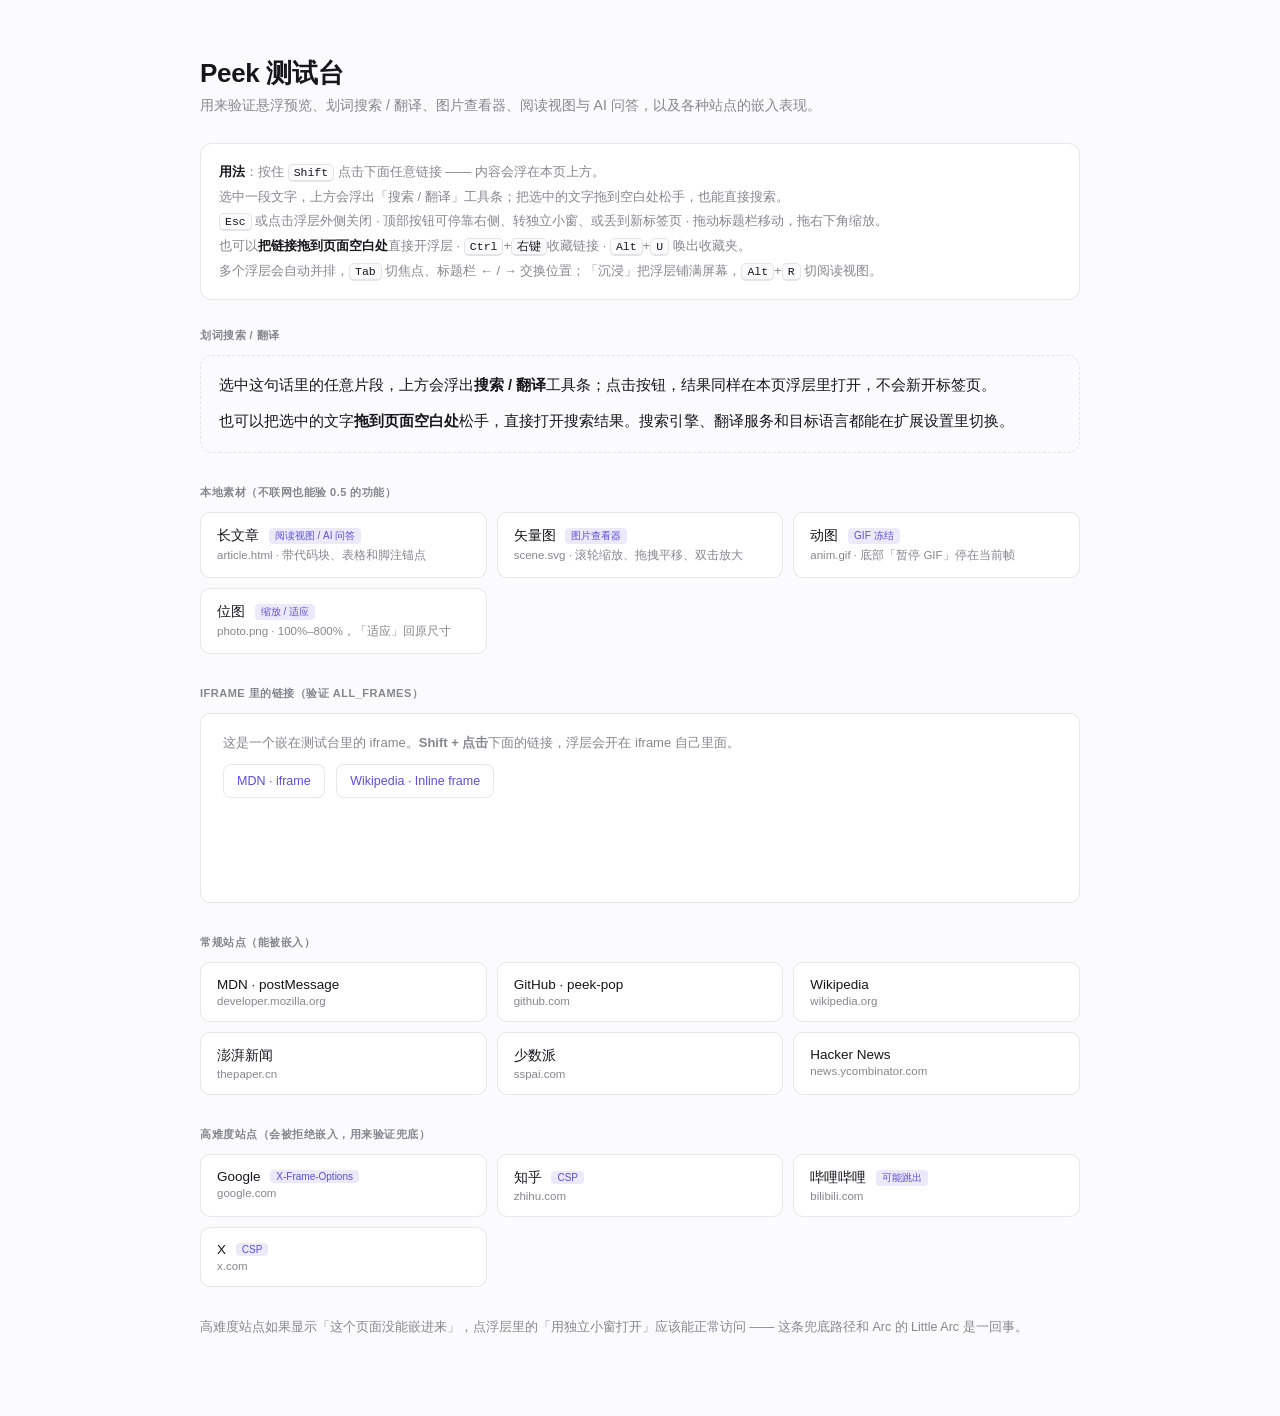
<file: demo/index.html>
<!DOCTYPE html>
<html lang="zh-CN">
<head>
<meta charset="utf-8">
<meta name="viewport" content="width=device-width, initial-scale=1">
<title>Peek 测试台</title>
<style>
  :root {
    --bg: #fbfbfd;
    --card: #fff;
    --text: #17171b;
    --muted: #86868f;
    --line: rgba(0,0,0,.09);
    --accent: #5b4fd6;
  }
  @media (prefers-color-scheme: dark) {
    :root { --bg:#111114; --card:#1c1c20; --text:#f1f1f4; --muted:#8b8b96; --line:rgba(255,255,255,.1); --accent:#a99cff; }
  }
  * { box-sizing: border-box; }
  body {
    margin: 0; padding: 56px 28px 80px; background: var(--bg); color: var(--text);
    font-family: -apple-system, BlinkMacSystemFont, "SF Pro Text", "PingFang SC", sans-serif;
    -webkit-font-smoothing: antialiased;
  }
  .wrap { max-width: 880px; margin: 0 auto; }
  h1 { font-size: 26px; font-weight: 600; margin: 0 0 6px; letter-spacing: -.3px; }
  .sub { color: var(--muted); font-size: 14px; margin: 0 0 28px; }
  .tip {
    border: 1px solid var(--line); background: var(--card); border-radius: 12px;
    padding: 16px 18px; margin-bottom: 28px; font-size: 13px; line-height: 1.9; color: var(--muted);
  }
  .tip b { color: var(--text); font-weight: 600; }
  .pick {
    border: 1px dashed var(--line); border-radius: 12px; padding: 16px 18px;
    margin-bottom: 32px; font-size: 14.5px; line-height: 1.9;
  }
  .pick p { margin: 0 0 8px; }
  .pick p:last-child { margin-bottom: 0; }
  .pick b { font-weight: 600; }
  kbd {
    font-family: ui-monospace, SFMono-Regular, Menlo, monospace; font-size: 11.5px;
    background: var(--bg); border: 1px solid var(--line); border-bottom-width: 2px;
    border-radius: 5px; padding: 1px 5px; color: var(--text);
  }
  h2 { font-size: 11px; text-transform: uppercase; letter-spacing: .5px; color: var(--muted); margin: 0 0 12px; font-weight: 600; }
  .grid { display: grid; grid-template-columns: repeat(auto-fill, minmax(240px, 1fr)); gap: 10px; margin-bottom: 32px; }
  a.item {
    display: block; padding: 14px 16px; background: var(--card); border: 1px solid var(--line);
    border-radius: 10px; text-decoration: none; color: var(--text); transition: border-color .15s, transform .15s;
  }
  a.item:hover { border-color: var(--accent); transform: translateY(-1px); }
  .name { font-size: 13.5px; font-weight: 500; margin-bottom: 3px; }
  .url { font-size: 11.5px; color: var(--muted); word-break: break-all; }
  .badge {
    display: inline-block; font-size: 10px; padding: 1px 6px; border-radius: 4px;
    background: rgba(91,79,214,.12); color: var(--accent); margin-left: 6px; vertical-align: 1px;
  }
</style>
</head>
<body>
<div class="wrap">
  <h1>Peek 测试台</h1>
  <p class="sub">用来验证悬浮预览、划词搜索 / 翻译、图片查看器、阅读视图与 AI 问答，以及各种站点的嵌入表现。</p>

  <div class="tip">
    <b>用法</b>：按住 <kbd>Shift</kbd> 点击下面任意链接 —— 内容会浮在本页上方。<br>
    选中一段文字，上方会浮出「搜索 / 翻译」工具条；把选中的文字拖到空白处松手，也能直接搜索。<br>
    <kbd>Esc</kbd> 或点击浮层外侧关闭 · 顶部按钮可停靠右侧、转独立小窗、或丢到新标签页 · 拖动标题栏移动，拖右下角缩放。<br>
    也可以<b>把链接拖到页面空白处</b>直接开浮层 · <kbd>Ctrl</kbd>+<kbd>右键</kbd>收藏链接 · <kbd>Alt</kbd>+<kbd>U</kbd> 唤出收藏夹。<br>
    多个浮层会自动并排，<kbd>Tab</kbd> 切焦点、标题栏 ← / → 交换位置；「沉浸」把浮层铺满屏幕，<kbd>Alt</kbd>+<kbd>R</kbd> 切阅读视图。
  </div>

  <h2>划词搜索 / 翻译</h2>
  <div class="pick">
    <p>选中这句话里的任意片段，上方会浮出<b>搜索 / 翻译</b>工具条；点击按钮，结果同样在本页浮层里打开，不会新开标签页。</p>
    <p>也可以把选中的文字<b>拖到页面空白处</b>松手，直接打开搜索结果。搜索引擎、翻译服务和目标语言都能在扩展设置里切换。</p>
  </div>

  <h2>本地素材（不联网也能验 0.5 的功能）</h2>
  <div class="grid">
    <a class="item" href="article.html">
      <div class="name">长文章 <span class="badge">阅读视图 / AI 问答</span></div>
      <div class="url">article.html · 带代码块、表格和脚注锚点</div>
    </a>
    <a class="item" href="scene.svg">
      <div class="name">矢量图 <span class="badge">图片查看器</span></div>
      <div class="url">scene.svg · 滚轮缩放、拖拽平移、双击放大</div>
    </a>
    <a class="item" href="anim.gif">
      <div class="name">动图 <span class="badge">GIF 冻结</span></div>
      <div class="url">anim.gif · 底部「暂停 GIF」停在当前帧</div>
    </a>
    <a class="item" href="photo.png">
      <div class="name">位图 <span class="badge">缩放 / 适应</span></div>
      <div class="url">photo.png · 100%–800%，「适应」回原尺寸</div>
    </a>
  </div>

  <h2>iframe 里的链接（验证 all_frames）</h2>
  <div class="grid" style="grid-template-columns:1fr">
    <iframe src="demo-inner.html" title="内嵌测试页"
      style="width:100%;height:190px;border:1px solid var(--line);border-radius:10px;background:var(--card)"></iframe>
  </div>

  <h2>常规站点（能被嵌入）</h2>
  <div class="grid">
    <a class="item" href="https://developer.mozilla.org/zh-CN/docs/Web/API/Window/postMessage">
      <div class="name">MDN · postMessage</div>
      <div class="url">developer.mozilla.org</div>
    </a>
    <a class="item" href="https://github.com/u-Sir/peek-pop">
      <div class="name">GitHub · peek-pop</div>
      <div class="url">github.com</div>
    </a>
    <a class="item" href="https://www.wikipedia.org/">
      <div class="name">Wikipedia</div>
      <div class="url">wikipedia.org</div>
    </a>
    <a class="item" href="https://www.thepaper.cn/">
      <div class="name">澎湃新闻</div>
      <div class="url">thepaper.cn</div>
    </a>
    <a class="item" href="https://sspai.com/">
      <div class="name">少数派</div>
      <div class="url">sspai.com</div>
    </a>
    <a class="item" href="https://news.ycombinator.com/">
      <div class="name">Hacker News</div>
      <div class="url">news.ycombinator.com</div>
    </a>
  </div>

  <h2>高难度站点（会被拒绝嵌入，用来验证兜底）</h2>
  <div class="grid">
    <a class="item" href="https://www.google.com/">
      <div class="name">Google <span class="badge">X-Frame-Options</span></div>
      <div class="url">google.com</div>
    </a>
    <a class="item" href="https://www.zhihu.com/">
      <div class="name">知乎 <span class="badge">CSP</span></div>
      <div class="url">zhihu.com</div>
    </a>
    <a class="item" href="https://www.bilibili.com/">
      <div class="name">哔哩哔哩 <span class="badge">可能跳出</span></div>
      <div class="url">bilibili.com</div>
    </a>
    <a class="item" href="https://x.com/">
      <div class="name">X <span class="badge">CSP</span></div>
      <div class="url">x.com</div>
    </a>
  </div>

  <p class="sub" style="margin:0;font-size:12.5px">
    高难度站点如果显示「这个页面没能嵌进来」，点浮层里的「用独立小窗打开」应该能正常访问 —— 这条兜底路径和 Arc 的 Little Arc 是一回事。
  </p>
</div>
</body>
</html>
</file>
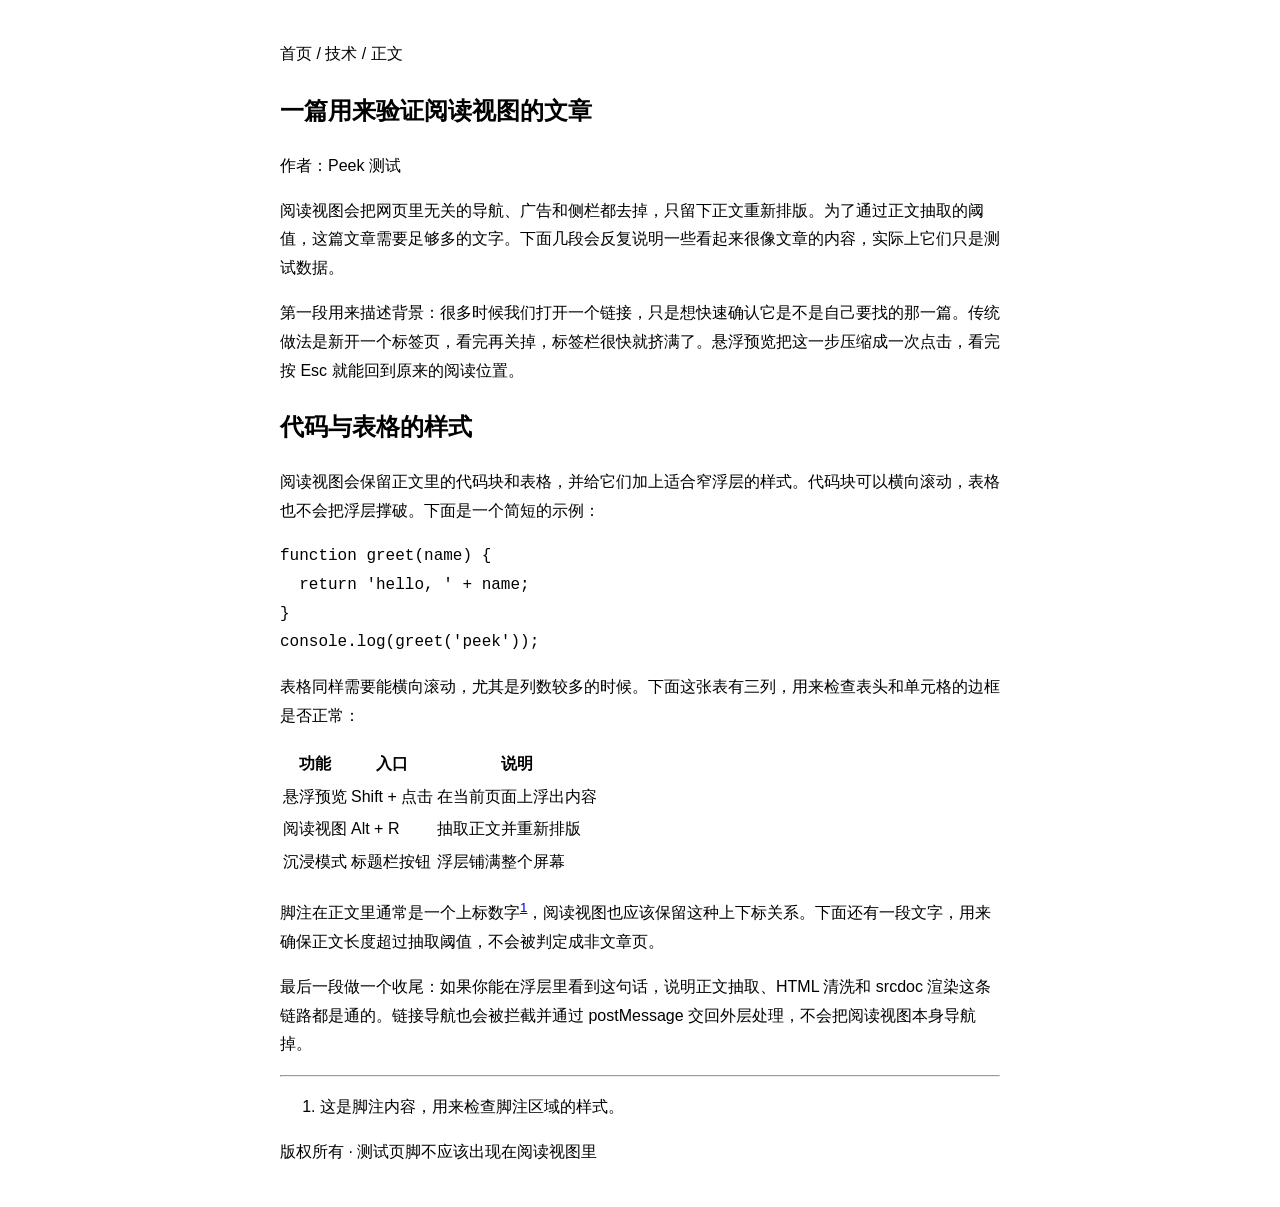
<file: demo/article.html>
<!DOCTYPE html>
<html lang="zh-CN">
<head>
<meta charset="utf-8">
<title>阅读视图测试文章 · Peek</title>
<style>body{font:16px/1.8 -apple-system,sans-serif;max-width:720px;margin:40px auto;padding:0 20px}</style>
</head>
<body>
<header><nav>首页 / 技术 / 正文</nav></header>
<article>
<h1>一篇用来验证阅读视图的文章</h1>
<p class="byline">作者：Peek 测试</p>
<p>阅读视图会把网页里无关的导航、广告和侧栏都去掉，只留下正文重新排版。为了通过正文抽取的阈值，这篇文章需要足够多的文字。下面几段会反复说明一些看起来很像文章的内容，实际上它们只是测试数据。</p>
<p>第一段用来描述背景：很多时候我们打开一个链接，只是想快速确认它是不是自己要找的那一篇。传统做法是新开一个标签页，看完再关掉，标签栏很快就挤满了。悬浮预览把这一步压缩成一次点击，看完按 Esc 就能回到原来的阅读位置。</p>
<h2>代码与表格的样式</h2>
<p>阅读视图会保留正文里的代码块和表格，并给它们加上适合窄浮层的样式。代码块可以横向滚动，表格也不会把浮层撑破。下面是一个简短的示例：</p>
<pre><code>function greet(name) {
  return 'hello, ' + name;
}
console.log(greet('peek'));</code></pre>
<p>表格同样需要能横向滚动，尤其是列数较多的时候。下面这张表有三列，用来检查表头和单元格的边框是否正常：</p>
<table>
<thead><tr><th>功能</th><th>入口</th><th>说明</th></tr></thead>
<tbody>
<tr><td>悬浮预览</td><td>Shift + 点击</td><td>在当前页面上浮出内容</td></tr>
<tr><td>阅读视图</td><td>Alt + R</td><td>抽取正文并重新排版</td></tr>
<tr><td>沉浸模式</td><td>标题栏按钮</td><td>浮层铺满整个屏幕</td></tr>
</tbody>
</table>
<p>脚注在正文里通常是一个上标数字<sup id="fnref1"><a href="#fn1">1</a></sup>，阅读视图也应该保留这种上下标关系。下面还有一段文字，用来确保正文长度超过抽取阈值，不会被判定成非文章页。</p>
<p>最后一段做一个收尾：如果你能在浮层里看到这句话，说明正文抽取、HTML 清洗和 srcdoc 渲染这条链路都是通的。链接导航也会被拦截并通过 postMessage 交回外层处理，不会把阅读视图本身导航掉。</p>
<hr>
<ol><li id="fn1">这是脚注内容，用来检查脚注区域的样式。</li></ol>
</article>
<footer>版权所有 · 测试页脚不应该出现在阅读视图里</footer>
</body>
</html>
</file>
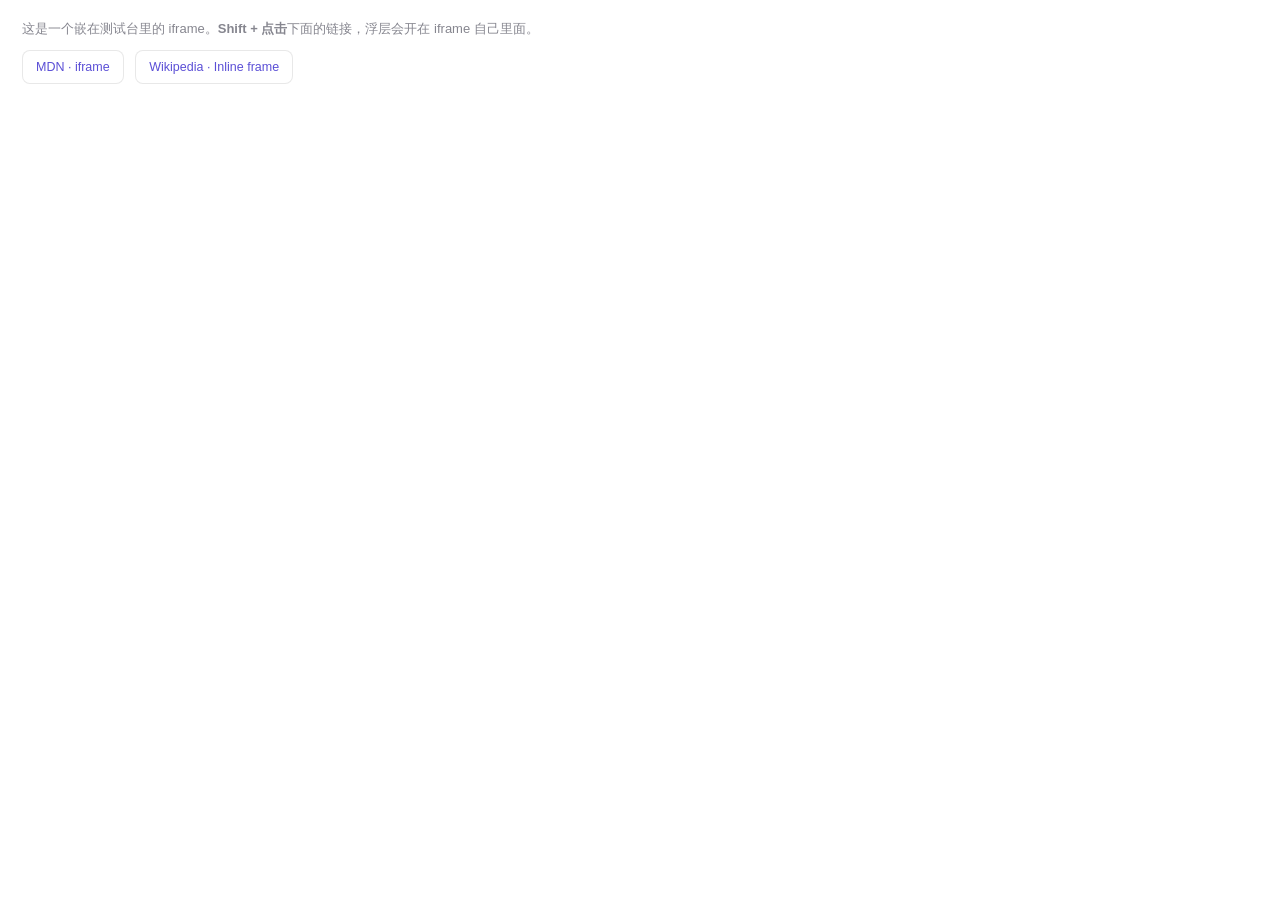
<file: demo/demo-inner.html>
<!DOCTYPE html>
<html lang="zh-CN">
<head>
<meta charset="utf-8">
<title>iframe 内测试页</title>
<style>
  :root { --bg:#fff; --text:#17171b; --muted:#86868f; --line:rgba(0,0,0,.09); --accent:#5b4fd6; }
  @media (prefers-color-scheme: dark) {
    :root { --bg:#1c1c20; --text:#f1f1f4; --muted:#8b8b96; --line:rgba(255,255,255,.1); --accent:#a99cff; }
  }
  * { box-sizing: border-box; }
  body {
    margin: 0; padding: 20px 22px; background: var(--bg); color: var(--text);
    font-family: -apple-system, BlinkMacSystemFont, "PingFang SC", sans-serif; font-size: 13px;
  }
  p { margin: 0 0 12px; color: var(--muted); }
  a {
    display: inline-block; margin: 0 8px 8px 0; padding: 9px 13px; background: var(--bg);
    border: 1px solid var(--line); border-radius: 8px; color: var(--accent);
    text-decoration: none; font-size: 12.5px;
  }
  a:hover { border-color: var(--accent); }
</style>
</head>
<body>
  <p>这是一个嵌在测试台里的 iframe。<b>Shift + 点击</b>下面的链接，浮层会开在 iframe 自己里面。</p>
  <a href="https://developer.mozilla.org/zh-CN/docs/Web/API/HTMLIFrameElement">MDN · iframe</a>
  <a href="https://en.wikipedia.org/wiki/Inline_frame">Wikipedia · Inline frame</a>
</body>
</html>
</file>
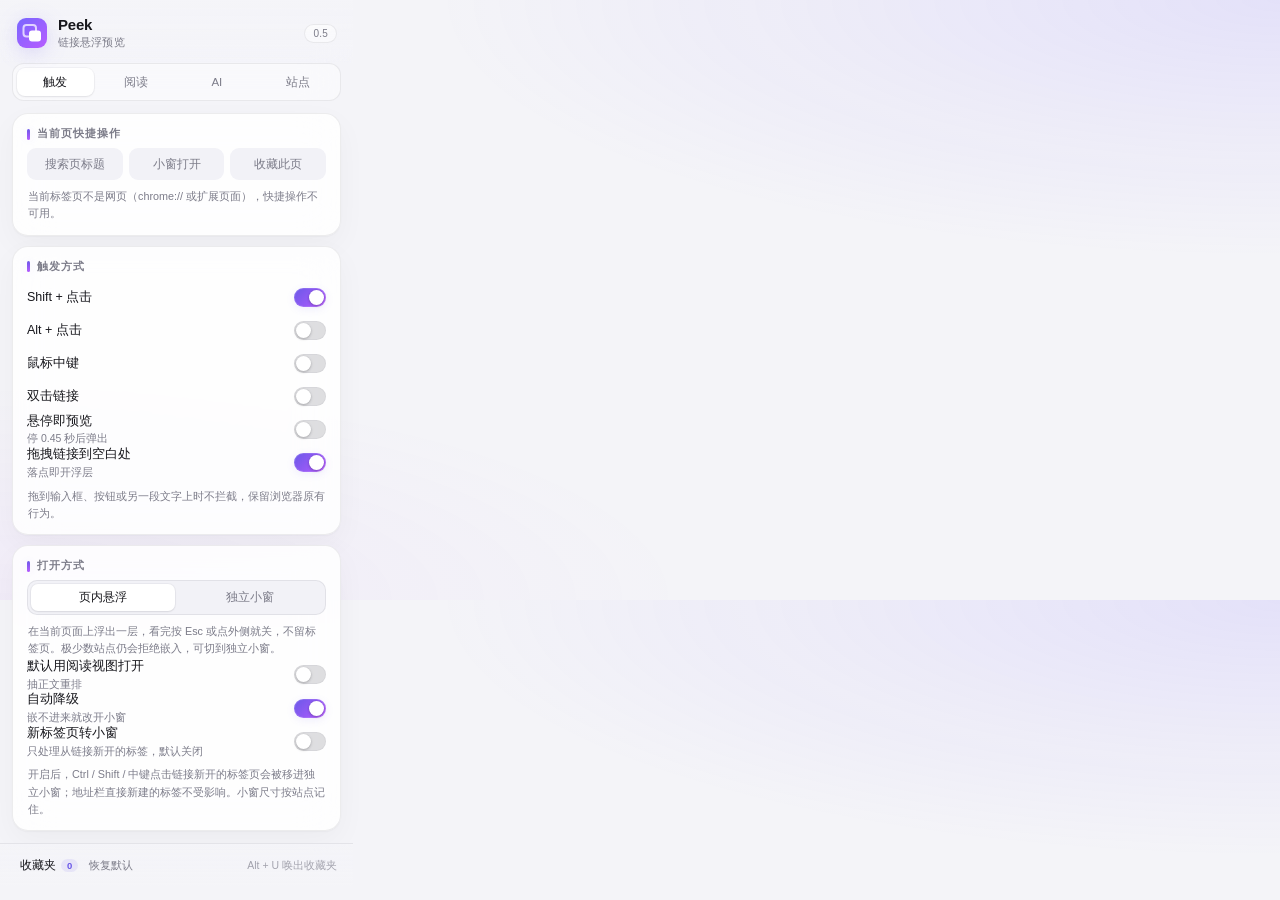
<file: popup/popup.html>
<!DOCTYPE html>
<html lang="zh-CN">
<head>
  <meta charset="utf-8">
  <title>Peek 设置</title>
  <link rel="stylesheet" href="popup.css">
</head>
<body>
  <div class="wrap">
    <header class="hd">
      <div class="logo" aria-hidden="true">
        <svg viewBox="0 0 32 32" width="32" height="32">
          <defs>
            <linearGradient id="peekLogo" x1="3" y1="1" x2="30" y2="32" gradientUnits="userSpaceOnUse">
              <stop stop-color="#7A66FF"/>
              <stop offset="1" stop-color="#B85CFF"/>
            </linearGradient>
          </defs>
          <rect x="1" y="1" width="30" height="30" rx="9" fill="url(#peekLogo)"/>
          <rect x="7.5" y="8" width="12.5" height="11.5" rx="3" fill="none" stroke="#fff" stroke-width="2" opacity=".72"/>
          <rect x="13" y="13.5" width="12" height="11" rx="3" fill="#fff"/>
        </svg>
      </div>
      <div class="ttl">
        <strong>Peek</strong>
        <span>链接悬浮预览</span>
      </div>
      <span class="ver">0.5</span>
    </header>

    <nav class="tabs" role="tablist" aria-label="设置分类">
      <button type="button" class="tab on" data-tab="general" role="tab" aria-selected="true">触发</button>
      <button type="button" class="tab" data-tab="reading" role="tab" aria-selected="false">阅读</button>
      <button type="button" class="tab" data-tab="ai" role="tab" aria-selected="false">AI</button>
      <button type="button" class="tab" data-tab="site" role="tab" aria-selected="false">站点</button>
    </nav>

    <section data-panel="general">
      <h2>当前页快捷操作</h2>
      <div class="quick">
        <button type="button" id="qSearch">搜索页标题</button>
        <button type="button" id="qWindow">小窗打开</button>
        <button type="button" id="qFav">收藏此页</button>
      </div>
      <p class="hint" id="quickHint">正在读取当前标签页…</p>
    </section>

    <section data-panel="general">
      <h2>触发方式</h2>
      <label class="row">
        <span>Shift + 点击</span>
        <input type="checkbox" data-k="triggerShift">
      </label>
      <label class="row">
        <span>Alt + 点击</span>
        <input type="checkbox" data-k="triggerAlt">
      </label>
      <label class="row">
        <span>鼠标中键</span>
        <input type="checkbox" data-k="triggerMiddle">
      </label>
      <label class="row">
        <span>双击链接</span>
        <input type="checkbox" data-k="triggerDouble">
      </label>
      <label class="row">
        <span>悬停即预览<em>停 0.45 秒后弹出</em></span>
        <input type="checkbox" data-k="triggerHover">
      </label>
      <label class="row">
        <span>拖拽链接到空白处<em>落点即开浮层</em></span>
        <input type="checkbox" data-k="triggerDrag">
      </label>
      <p class="hint">拖到输入框、按钮或另一段文字上时不拦截，保留浏览器原有行为。</p>
    </section>

    <section data-panel="reading" hidden>
      <h2>划词工具</h2>
      <label class="row">
        <span>选中文字时弹出工具条<em>搜索 / 翻译</em></span>
        <input type="checkbox" data-k="selectionTools">
      </label>
      <label class="row">
        <span>拖拽选中的文字<em>拖到空白处直接搜索</em></span>
        <input type="checkbox" data-k="selectionDrag">
      </label>
      <div class="row">
        <span>搜索引擎</span>
        <select class="sel" data-k="searchEngine" aria-label="搜索引擎">
          <option value="google">Google</option>
          <option value="bing">Bing</option>
          <option value="baidu">百度</option>
          <option value="duckduckgo">DuckDuckGo</option>
        </select>
      </div>
      <div class="row">
        <span>翻译服务</span>
        <select class="sel" data-k="translateEngine" aria-label="翻译服务">
          <option value="google">Google 翻译</option>
          <option value="bing">Bing 翻译</option>
          <option value="deepl">DeepL</option>
        </select>
      </div>
      <div class="row">
        <span>翻译成</span>
        <select class="sel" data-k="translateTo" aria-label="翻译目标语言">
          <option value="zh">中文</option>
          <option value="en">英文</option>
          <option value="ja">日文</option>
          <option value="ko">韩文</option>
        </select>
      </div>
      <p class="hint">工具条浮在选区上方；搜索和翻译结果同样在浮层里打开，嵌不进来会自动改走小窗。</p>
    </section>

    <section data-panel="general">
      <h2>打开方式</h2>
      <div class="seg" id="mode">
        <button type="button" data-mode="iframe">页内悬浮</button>
        <button type="button" data-mode="window">独立小窗</button>
      </div>
      <p class="hint" id="modeHint"></p>
      <label class="row">
        <span>默认用阅读视图打开<em>抽正文重排</em></span>
        <input type="checkbox" data-k="readingDefault">
      </label>
      <label class="row">
        <span>自动降级<em>嵌不进来就改开小窗</em></span>
        <input type="checkbox" data-k="autoRoute">
      </label>
      <label class="row">
        <span>新标签页转小窗<em>只处理从链接新开的标签，默认关闭</em></span>
        <input type="checkbox" data-k="autoPopupTabs">
      </label>
      <p class="hint">开启后，Ctrl / Shift / 中键点击链接新开的标签页会被移进独立小窗；地址栏直接新建的标签不受影响。小窗尺寸按站点记住。</p>
    </section>

    <section data-panel="ai" hidden>
      <h2>AI 问答</h2>
      <label class="row">
        <span>启用 AI 问答<em>自带 Key，直连接口</em></span>
        <input type="checkbox" data-k="aiEnabled">
      </label>
      <div id="aiBody" hidden>
        <div class="field">
          <span>接口地址<em>OpenAI 兼容的 Chat Completions</em></span>
          <input class="inp" type="text" data-k="aiEndpoint" spellcheck="false" autocomplete="off"
            placeholder="https://api.openai.com/v1/chat/completions">
        </div>
        <div class="field">
          <span>模型</span>
          <input class="inp" type="text" data-k="aiModel" spellcheck="false" autocomplete="off" placeholder="gpt-4o-mini">
        </div>
        <div class="field">
          <span>API Key<em>只存在本地，可留空给本地接口</em></span>
          <input class="inp" type="password" data-k="aiKey" autocomplete="off" placeholder="sk-…">
        </div>
        <div class="field">
          <span>系统提示词<em>可选</em></span>
          <textarea class="inp area" data-k="aiPrompt" rows="2" placeholder="留空使用内置提示词"></textarea>
        </div>
      </div>
      <p class="hint">只有在你点击浮层里的“发送”时，才会把当前页面正文和问题发到你填写的接口；扩展本身不上传任何数据。</p>
    </section>

    <section data-panel="site" hidden>
      <h2>站点规则</h2>
      <div id="rules" class="rules"></div>
      <div class="rule-add">
        <input type="text" id="ruleHost" placeholder="example.com 或 *.example.com" spellcheck="false" autocomplete="off">
        <select class="rule-sel" id="ruleMode" aria-label="规则类型">
          <option value="iframe">浮层</option>
          <option value="window" selected>小窗</option>
          <option value="off">停用</option>
        </select>
        <button type="button" id="ruleAdd">添加</button>
      </div>
      <p class="hint"><b>浮层</b>强制嵌入、<b>小窗</b>强制独立窗口、<b>停用</b>让点击完全交给浏览器。规则按主机名后缀匹配：<b>example.com</b> 连同子域生效，<b>*.example.com</b> 只算子域。自动降级会记成「小窗」，提示条上可直接撤销；右键菜单也能一键停用当前网站。</p>
    </section>

    <section data-panel="reading" hidden>
      <h2>外观与行为</h2>
      <div class="row">
        <span>默认尺寸<em>没记过尺寸时使用</em></span>
        <span class="nums">
          <input type="number" data-k="width" min="360" max="1600" step="10" aria-label="宽度">
          <i>×</i>
          <input type="number" data-k="height" min="240" max="1200" step="10" aria-label="高度">
        </span>
      </div>
      <div class="row">
        <span>站点尺寸<em id="sizeCount">暂无</em></span>
        <button type="button" id="sizeClear" class="mini">清除</button>
      </div>
      <label class="row">
        <span>点击外部关闭</span>
        <input type="checkbox" data-k="closeOnOutside">
      </label>
      <label class="row">
        <span>背景变暗</span>
        <input type="checkbox" data-k="dim">
      </label>
      <label class="row">
        <span>背景模糊<em>模糊后面的页面，开销略高</em></span>
        <input type="checkbox" data-k="blur">
      </label>
      <div class="row">
        <span>主题</span>
        <div class="seg tiny" id="theme">
          <button type="button" data-theme="auto">自动</button>
          <button type="button" data-theme="light">浅色</button>
          <button type="button" data-theme="dark">深色</button>
          <button type="button" data-theme="sepia">米色</button>
        </div>
      </div>
      <div class="row">
        <span>最多并排<em>超出会挤掉最早的</em></span>
        <div class="seg tiny" id="maxPeek">
          <button type="button" data-max="2">2</button>
          <button type="button" data-max="3">3</button>
          <button type="button" data-max="4">4</button>
        </div>
      </div>
    </section>

    <section data-panel="site" hidden>
      <h2>数据</h2>
      <div class="row">
        <span>配置备份<em>设置、站点规则与收藏夹</em></span>
        <span class="io">
          <button type="button" id="exportCfg" class="mini">导出</button>
          <button type="button" id="importCfg" class="mini">导入</button>
        </span>
      </div>
      <input type="file" id="importFile" accept="application/json,.json" hidden>
      <p class="hint" id="ioHint">导出的 JSON 包含 AI Key，请妥善保管；导入会覆盖对应设置，收藏按网址去重合并。</p>
    </section>

    <footer class="ft">
      <div class="ft-l">
        <button type="button" id="favOpen">收藏夹 <em id="favCount">0</em></button>
        <button type="button" id="reset">恢复默认</button>
      </div>
      <span class="tip">Alt + U 唤出收藏夹</span>
    </footer>
  </div>
  <script src="popup.js"></script>
</body>
</html>
</file>
<file: popup/popup.css>
:root {
  --bg: #f4f4f8;
  --panel: rgba(255, 255, 255, 0.84);
  --panel-solid: #ffffff;
  --panel-2: #f2f2f7;
  --text: #17171c;
  --muted: #7c7c89;
  --faint: #a2a2ad;
  --line: rgba(26, 26, 40, 0.08);
  --line-strong: rgba(26, 26, 40, 0.13);
  --hover: rgba(26, 26, 40, 0.055);
  --accent: #6a58e8;
  --accent-2: #b75cff;
  --accent-soft: rgba(106, 88, 232, 0.10);
  --accent-line: rgba(106, 88, 232, 0.28);
  --track: rgba(26, 26, 40, 0.14);
  --shadow: 0 1px 2px rgba(20, 20, 35, 0.04), 0 10px 30px rgba(20, 20, 35, 0.035);
  color-scheme: light;
}

@media (prefers-color-scheme: dark) {
  :root {
    --bg: #111114;
    --panel: rgba(30, 30, 36, 0.82);
    --panel-solid: #1d1d22;
    --panel-2: #25252c;
    --text: #f3f3f7;
    --muted: #9696a4;
    --faint: #6f6f7c;
    --line: rgba(255, 255, 255, 0.09);
    --line-strong: rgba(255, 255, 255, 0.14);
    --hover: rgba(255, 255, 255, 0.07);
    --accent: #a18eff;
    --accent-2: #c65cff;
    --accent-soft: rgba(161, 142, 255, 0.14);
    --accent-line: rgba(161, 142, 255, 0.35);
    --track: rgba(255, 255, 255, 0.17);
    --shadow: 0 1px 2px rgba(0, 0, 0, 0.2), 0 16px 40px rgba(0, 0, 0, 0.18);
    color-scheme: dark;
  }
}

* { box-sizing: border-box; }

body {
  margin: 0;
  width: 353px;
  max-height: 600px;
  overflow-y: auto;
  overscroll-behavior: contain;
  background:
    radial-gradient(120% 78% at 100% 0%, rgba(122, 102, 255, 0.13), transparent 55%),
    radial-gradient(90% 60% at 0% 100%, rgba(183, 92, 255, 0.06), transparent 60%),
    var(--bg);
  color: var(--text);
  font-family: -apple-system, BlinkMacSystemFont, "SF Pro Text", "Segoe UI", "PingFang SC", "Hiragino Sans GB", "Microsoft YaHei", sans-serif;
  -webkit-font-smoothing: antialiased;
  font-size: 13px;
  scrollbar-width: thin;
  scrollbar-color: var(--line-strong) transparent;
}

body::-webkit-scrollbar { width: 8px; }
body::-webkit-scrollbar-thumb {
  background: var(--line-strong);
  border: 2px solid transparent;
  background-clip: padding-box;
  border-radius: 99px;
}

.wrap { display: flex; flex-direction: column; padding-bottom: 12px; }

.hd {
  position: sticky;
  top: 0;
  z-index: 10;
  display: flex;
  align-items: center;
  gap: 10px;
  padding: 16px 16px 13px;
  background: linear-gradient(180deg, rgba(244, 244, 248, 0.96), rgba(244, 244, 248, 0.76) 72%, rgba(244, 244, 248, 0));
  -webkit-backdrop-filter: blur(18px) saturate(1.3);
  backdrop-filter: blur(18px) saturate(1.3);
}

@media (prefers-color-scheme: dark) {
  .hd {
    background: linear-gradient(180deg, rgba(17, 17, 20, 0.96), rgba(17, 17, 20, 0.78) 72%, rgba(17, 17, 20, 0));
  }
}

.logo { display: flex; flex: 0 0 auto; filter: drop-shadow(0 4px 10px rgba(106, 88, 232, 0.2)); }

.ttl { display: flex; flex-direction: column; gap: 2px; flex: 1; min-width: 0; }
.ttl strong { font-size: 15px; font-weight: 650; letter-spacing: -0.015em; }
.ttl span { font-size: 11px; color: var(--muted); letter-spacing: 0.01em; }

.ver {
  font-size: 10px;
  color: var(--muted);
  background: rgba(255, 255, 255, 0.5);
  border: 1px solid var(--line);
  border-radius: 99px;
  padding: 3px 8px;
  font-variant-numeric: tabular-nums;
  letter-spacing: 0.02em;
}

@media (prefers-color-scheme: dark) {
  .ver { background: rgba(255, 255, 255, 0.04); }
}

.tabs {
  position: sticky;
  top: 61px;
  z-index: 9;
  display: grid;
  grid-template-columns: repeat(4, 1fr);
  gap: 4px;
  margin: 0 12px 2px;
  padding: 4px;
  border: 1px solid var(--line);
  border-radius: 12px;
  background: rgba(255, 255, 255, 0.48);
  -webkit-backdrop-filter: blur(18px) saturate(1.3);
  backdrop-filter: blur(18px) saturate(1.3);
}

@media (prefers-color-scheme: dark) {
  .tabs { background: rgba(255, 255, 255, 0.045); }
}

.tab {
  height: 28px;
  border: 0;
  border-radius: 8px;
  background: transparent;
  color: var(--muted);
  font-family: inherit;
  font-size: 11.5px;
  font-weight: 500;
  cursor: pointer;
  transition: color 0.15s ease, background 0.15s ease, box-shadow 0.15s ease;
}

.tab:hover { color: var(--text); }

.tab.on {
  color: var(--text);
  background: var(--panel-solid);
  box-shadow: 0 1px 2px rgba(20, 20, 35, 0.08), 0 0 0 1px rgba(20, 20, 35, 0.03);
}

section {
  margin: 10px 12px 0;
  padding: 13px 14px 12px;
  border: 1px solid var(--line);
  border-radius: 16px;
  background: var(--panel);
  box-shadow: var(--shadow);
  -webkit-backdrop-filter: blur(20px) saturate(1.2);
  backdrop-filter: blur(20px) saturate(1.2);
}

section[hidden] { display: none !important; }

h2 {
  display: flex;
  align-items: center;
  gap: 7px;
  margin: 0 0 7px;
  font-size: 10.5px;
  font-weight: 650;
  letter-spacing: 0.09em;
  color: var(--muted);
  text-transform: uppercase;
}

h2::before {
  content: "";
  width: 3px;
  height: 11px;
  border-radius: 3px;
  background: linear-gradient(180deg, var(--accent), var(--accent-2));
  box-shadow: 0 0 10px var(--accent-soft);
}

.row {
  display: flex;
  align-items: center;
  justify-content: space-between;
  gap: 12px;
  min-height: 33px;
  padding: 0 6px;
  margin: 0 -6px;
  border-radius: 8px;
  cursor: default;
}

label.row { cursor: pointer; }
label.row:hover, .row:has(select):hover { background: var(--hover); }

.row > span:not(.nums):not(.io) {
  display: flex;
  flex-direction: column;
  align-items: flex-start;
  gap: 2px;
  min-width: 0;
  font-size: 12.5px;
  line-height: 1.35;
  color: var(--text);
}

.row em {
  font-style: normal;
  font-size: 10.5px;
  line-height: 1.4;
  color: var(--muted);
}

input[type="checkbox"] {
  appearance: none;
  -webkit-appearance: none;
  position: relative;
  width: 32px;
  height: 19px;
  margin: 0;
  flex: 0 0 auto;
  border-radius: 99px;
  background: var(--track);
  box-shadow: inset 0 0 0 1px rgba(20, 20, 35, 0.04);
  cursor: pointer;
  transition: background 0.18s ease, box-shadow 0.18s ease;
}

input[type="checkbox"]::after {
  content: "";
  position: absolute;
  top: 2px;
  left: 2px;
  width: 15px;
  height: 15px;
  border-radius: 50%;
  background: #fff;
  box-shadow: 0 1px 3px rgba(0, 0, 0, 0.24), 0 0 0 0.5px rgba(0, 0, 0, 0.04);
  transition: transform 0.18s cubic-bezier(0.2, 0.8, 0.2, 1);
}

input[type="checkbox"]:checked {
  background: linear-gradient(135deg, var(--accent), var(--accent-2));
  box-shadow: 0 2px 8px var(--accent-soft), inset 0 0 0 1px rgba(255, 255, 255, 0.12);
}

input[type="checkbox"]:checked::after { transform: translateX(13px); }
input[type="checkbox"]:focus-visible { outline: 2px solid var(--accent-line); outline-offset: 2px; }

.nums { display: flex; align-items: center; gap: 5px; }
.nums i { font-style: normal; color: var(--faint); font-size: 11px; }

input[type="number"] {
  width: 56px;
  height: 27px;
  padding: 0 6px;
  font-size: 12px;
  font-family: inherit;
  color: var(--text);
  background: var(--panel-2);
  border: 1px solid transparent;
  border-radius: 7px;
  text-align: center;
  font-variant-numeric: tabular-nums;
  outline: none;
  transition: border-color 0.15s ease, box-shadow 0.15s ease, background 0.15s ease;
}

input[type="number"]:focus {
  border-color: var(--accent);
  background: var(--panel-solid);
  box-shadow: 0 0 0 3px var(--accent-soft);
}

input[type="number"]::-webkit-inner-spin-button,
input[type="number"]::-webkit-outer-spin-button {
  -webkit-appearance: none;
  margin: 0;
}

.seg {
  display: flex;
  gap: 3px;
  padding: 3px;
  background: var(--panel-2);
  border: 1px solid var(--line);
  border-radius: 10px;
}

.seg button {
  flex: 1;
  height: 27px;
  border: 0;
  background: transparent;
  color: var(--muted);
  font-family: inherit;
  font-size: 11.5px;
  font-weight: 500;
  border-radius: 7px;
  cursor: pointer;
  transition: background 0.15s ease, color 0.15s ease, box-shadow 0.15s ease;
}

.seg button:hover { color: var(--text); }

.seg button.on {
  background: var(--panel-solid);
  color: var(--text);
  box-shadow: 0 1px 2px rgba(20, 20, 35, 0.08), 0 0 0 1px rgba(20, 20, 35, 0.035);
}

.seg.tiny { flex: 0 0 auto; }
.seg.tiny button { flex: 0 0 auto; padding: 0 8px; height: 24px; font-size: 11px; }

.hint {
  margin: 8px 1px 0;
  font-size: 10.8px;
  line-height: 1.6;
  color: var(--muted);
}

.hint b { color: var(--text); font-weight: 600; }

.rule-sel {
  flex: 0 0 auto;
  height: 25px;
  max-width: 74px;
  padding: 0 5px;
  font-size: 11px;
  font-family: inherit;
  color: var(--text);
  background: var(--panel-2);
  border: 1px solid transparent;
  border-radius: 7px;
  cursor: pointer;
  outline: none;
}

.sel {
  flex: 0 0 auto;
  height: 27px;
  max-width: 138px;
  padding: 0 7px;
  font-size: 11.5px;
  font-family: inherit;
  color: var(--text);
  background: var(--panel-2);
  border: 1px solid transparent;
  border-radius: 7px;
  cursor: pointer;
  outline: none;
  transition: border-color 0.15s ease, box-shadow 0.15s ease;
}

.sel:focus, .rule-sel:focus {
  border-color: var(--accent);
  box-shadow: 0 0 0 3px var(--accent-soft);
}

.mini {
  flex: 0 0 auto;
  height: 25px;
  padding: 0 9px;
  font-family: inherit;
  font-size: 11px;
  color: var(--muted);
  background: var(--panel-2);
  border: 1px solid transparent;
  border-radius: 7px;
  cursor: pointer;
  transition: color 0.15s ease, background 0.15s ease;
}

.mini:hover { color: var(--text); background: var(--hover); }
[hidden] { display: none !important; }

.quick { display: flex; gap: 6px; margin: 2px 0 1px; }

.quick button {
  flex: 1;
  height: 32px;
  padding: 0 6px;
  font-family: inherit;
  font-size: 11.5px;
  font-weight: 550;
  color: var(--accent);
  background: linear-gradient(135deg, var(--accent-soft), rgba(183, 92, 255, 0.06));
  border: 1px solid rgba(106, 88, 232, 0.10);
  border-radius: 9px;
  cursor: pointer;
  transition: transform 0.15s ease, box-shadow 0.15s ease, background 0.15s ease;
}

.quick button:hover {
  transform: translateY(-1px);
  background: linear-gradient(135deg, rgba(106, 88, 232, 0.15), rgba(183, 92, 255, 0.10));
  box-shadow: 0 4px 12px rgba(106, 88, 232, 0.10);
}

.quick button:disabled {
  color: var(--muted);
  background: var(--panel-2);
  border-color: transparent;
  cursor: default;
  transform: none;
  box-shadow: none;
}

.field { display: flex; flex-direction: column; gap: 5px; margin: 8px 0; }
.field > span { display: flex; flex-direction: column; align-items: flex-start; gap: 2px; font-size: 12px; color: var(--text); }
.field em { font-style: normal; font-size: 10.5px; color: var(--muted); }

.inp {
  width: 100%;
  height: 30px;
  padding: 0 10px;
  font-family: inherit;
  font-size: 12px;
  color: var(--text);
  background: var(--panel-2);
  border: 1px solid transparent;
  border-radius: 8px;
  outline: none;
  transition: border-color 0.15s ease, box-shadow 0.15s ease, background 0.15s ease;
}

.inp:focus {
  border-color: var(--accent);
  background: var(--panel-solid);
  box-shadow: 0 0 0 3px var(--accent-soft);
}

textarea.inp {
  height: auto;
  min-height: 52px;
  padding: 8px 10px;
  line-height: 1.5;
  resize: vertical;
}

.io { display: flex; gap: 5px; }

.rule-add .rule-sel { height: 27px; border-color: transparent; background: var(--panel-2); }
.rule-add-mode { margin-top: 6px; }
.rule-add-mode button { flex: 1; padding: 0 4px; }

.rules { display: flex; flex-direction: column; gap: 5px; }

.rule {
  display: flex;
  align-items: center;
  justify-content: space-between;
  gap: 10px;
  padding: 6px 8px 6px 10px;
  background: var(--panel-2);
  border: 1px solid var(--line);
  border-radius: 9px;
}

.rule-h {
  font-size: 11.8px;
  color: var(--text);
  overflow: hidden;
  text-overflow: ellipsis;
  white-space: nowrap;
}

.rule-x {
  flex: 0 0 auto;
  border: 0;
  background: transparent;
  color: var(--muted);
  font-family: inherit;
  font-size: 11px;
  padding: 4px 5px;
  border-radius: 6px;
  cursor: pointer;
}

.rule-x:hover { color: var(--text); background: var(--hover); }
.rule-empty { margin: 4px 2px 6px; font-size: 10.8px; color: var(--muted); }
.rule-add { display: flex; gap: 6px; margin-top: 8px; }

.rule-add input {
  flex: 1;
  min-width: 0;
  height: 28px;
  padding: 0 10px;
  font-size: 11.5px;
  font-family: inherit;
  color: var(--text);
  background: var(--panel-2);
  border: 1px solid transparent;
  border-radius: 8px;
  outline: none;
  transition: border-color 0.15s ease, box-shadow 0.15s ease;
}

.rule-add input:focus {
  border-color: var(--accent);
  box-shadow: 0 0 0 3px var(--accent-soft);
}

.rule-add button {
  flex: 0 0 auto;
  height: 28px;
  padding: 0 12px;
  font-size: 11.5px;
  font-weight: 550;
  font-family: inherit;
  color: #fff;
  background: linear-gradient(135deg, var(--accent), var(--accent-2));
  border: 0;
  border-radius: 8px;
  cursor: pointer;
  box-shadow: 0 3px 10px var(--accent-soft);
}

.ft {
  position: sticky;
  bottom: 0;
  z-index: 8;
  display: flex;
  align-items: center;
  justify-content: space-between;
  gap: 10px;
  margin-top: 12px;
  padding: 10px 16px 11px;
  border-top: 1px solid var(--line);
  background: linear-gradient(0deg, rgba(244, 244, 248, 0.98), rgba(244, 244, 248, 0.84));
  -webkit-backdrop-filter: blur(18px) saturate(1.3);
  backdrop-filter: blur(18px) saturate(1.3);
}

@media (prefers-color-scheme: dark) {
  .ft { background: linear-gradient(0deg, rgba(17, 17, 20, 0.98), rgba(17, 17, 20, 0.84)); }
}

.ft-l { display: flex; align-items: center; gap: 4px; }

#favOpen {
  display: flex;
  align-items: center;
  gap: 5px;
  border: 0;
  background: transparent;
  color: var(--text);
  font-family: inherit;
  font-size: 11.5px;
  font-weight: 550;
  padding: 4px 7px 4px 4px;
  border-radius: 7px;
  cursor: pointer;
}

#favOpen:hover { background: var(--hover); }

#favOpen em {
  font-style: normal;
  font-size: 9.5px;
  color: var(--accent);
  background: var(--accent-soft);
  border-radius: 99px;
  padding: 1px 6px;
  font-variant-numeric: tabular-nums;
}

#reset {
  border: 0;
  background: transparent;
  color: var(--muted);
  font-family: inherit;
  font-size: 11px;
  padding: 4px 0;
  cursor: pointer;
}

#reset:hover { color: var(--text); }
.tip { font-size: 10.5px; color: var(--faint); }
</file>
